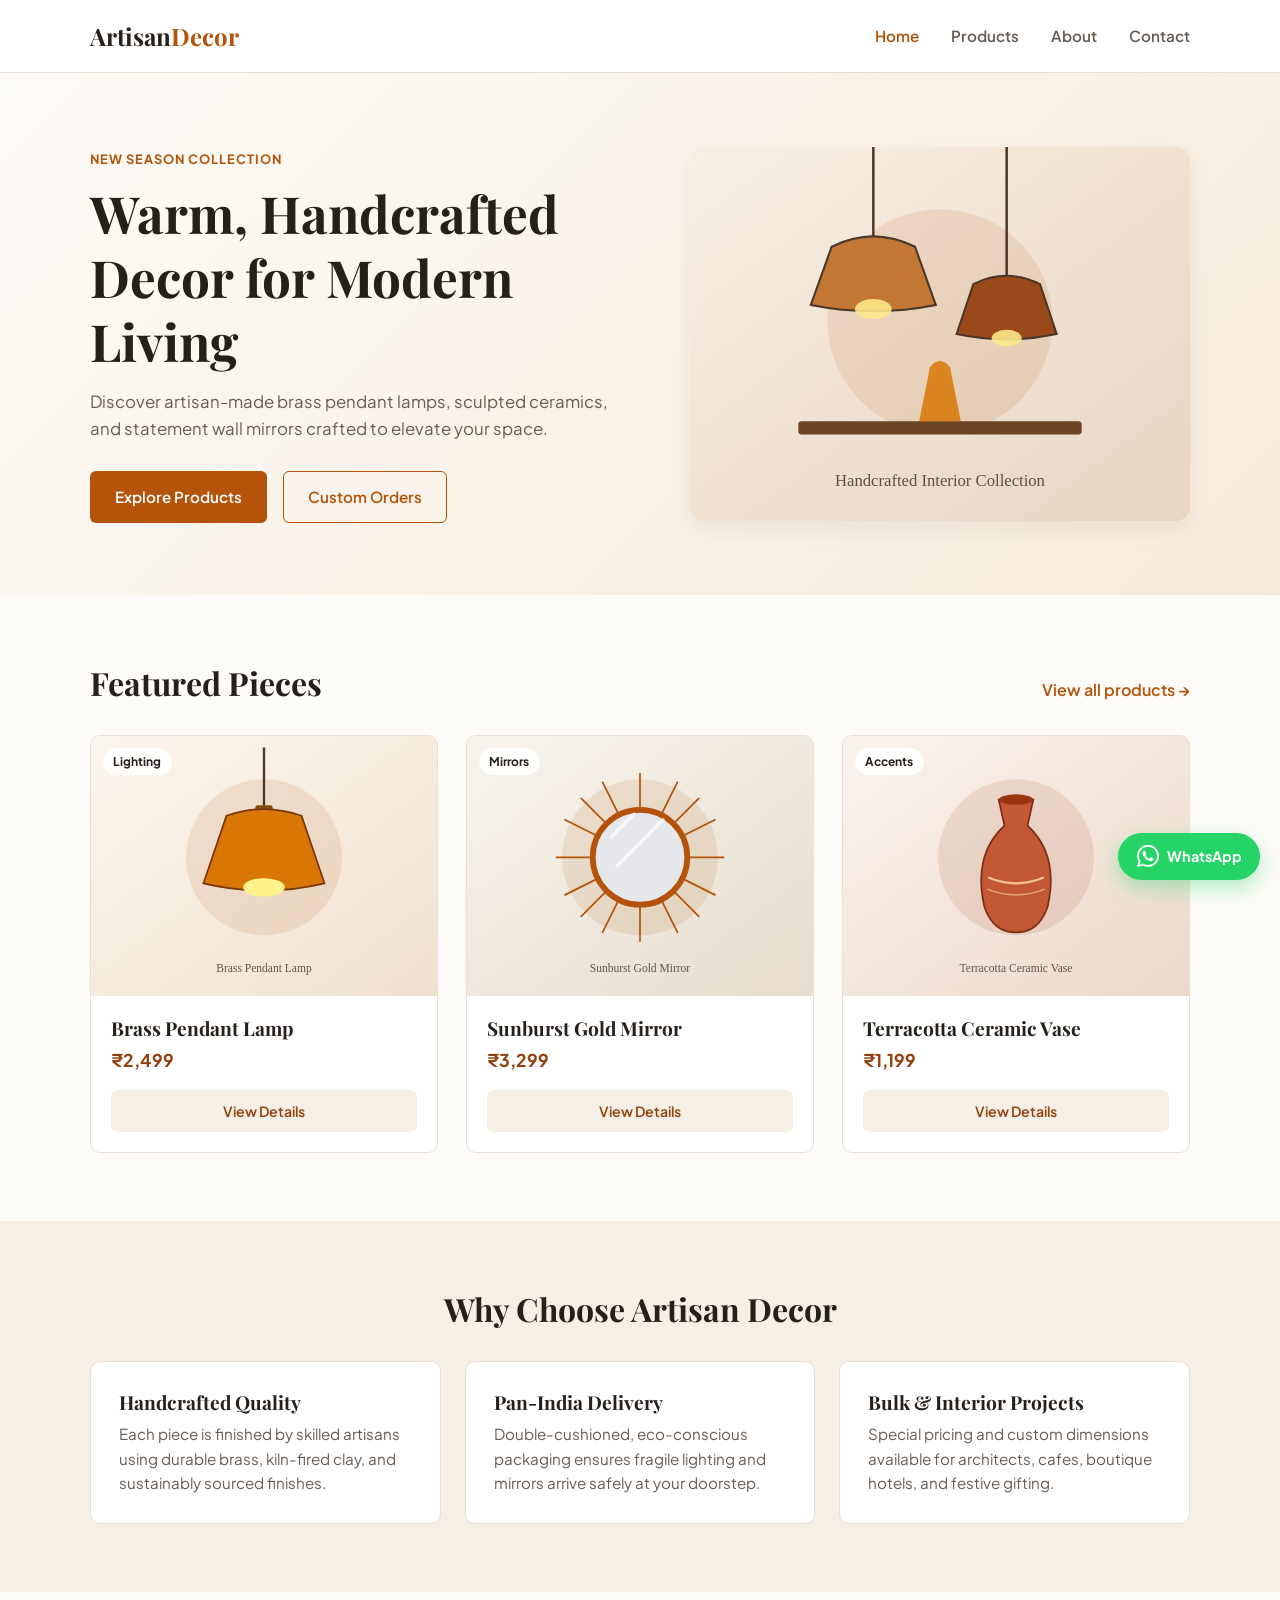
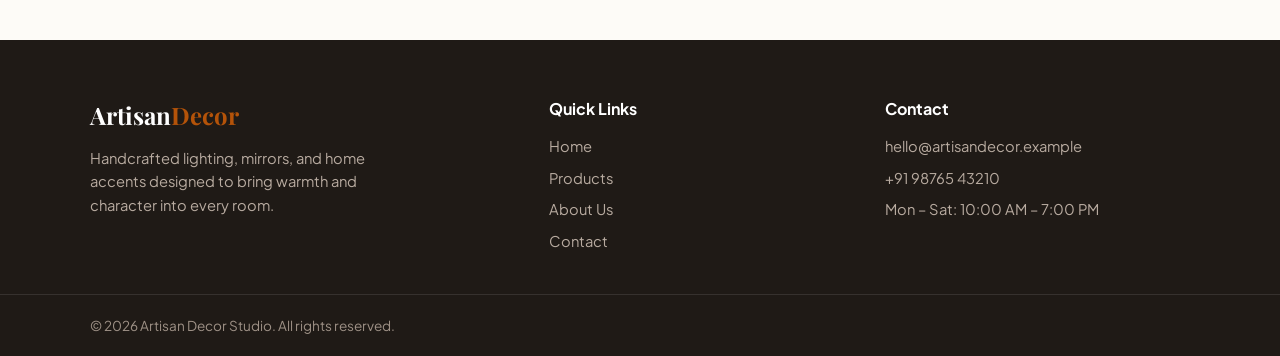
<file: index.html>
<!DOCTYPE html>
<html lang="en">
<head>
  <meta charset="UTF-8" />
  <meta name="viewport" content="width=device-width, initial-scale=1.0" />
  <meta name="description" content="Handcrafted home decor, brass lighting, wall art, mirrors, and festive accents." />
  <meta property="og:title" content="Artisan Decor Studio — Handcrafted Home Decor" />
  <meta property="og:description" content="Timeless handcrafted lighting, wall art, mirrors, and ceramic accents for warm living spaces." />
  <meta property="og:type" content="website" />
  <link rel="manifest" href="manifest.json" />
  <link rel="icon" type="image/png" sizes="192x192" href="images/icon-192.png" />
  <link rel="apple-touch-icon" href="images/icon-192.png" />
  <link rel="preconnect" href="https://fonts.googleapis.com" />
  <link rel="preconnect" href="https://fonts.gstatic.com" crossorigin />
  <link href="https://fonts.googleapis.com/css2?family=Playfair+Display:wght@600;700&family=Plus+Jakarta+Sans:wght@400;500;600;700&display=swap" rel="stylesheet" />
  <link rel="stylesheet" href="css/style.css" />
  <title>Artisan Decor Studio | Handcrafted Home Decor</title>
</head>
<body>
  <header class="site-header">
    <div class="container nav-container">
      <a href="index.html" class="logo">Artisan<span>Decor</span></a>
      <button class="menu-toggle" id="menu-toggle" aria-label="Toggle navigation" aria-expanded="false">
        <span></span><span></span><span></span>
      </button>
      <nav aria-label="Main navigation">
        <ul class="nav-links" id="nav-links">
          <li><a href="index.html" class="active">Home</a></li>
          <li><a href="products.html">Products</a></li>
          <li><a href="about.html">About</a></li>
          <li><a href="contact.html">Contact</a></li>
        </ul>
      </nav>
    </div>
  </header>

  <main>
    <section class="hero">
      <div class="container hero-grid">
        <div class="hero-content">
          <span class="eyebrow">New Season Collection</span>
          <h1>Warm, Handcrafted Decor for Modern Living</h1>
          <p>Discover artisan-made brass pendant lamps, sculpted ceramics, and statement wall mirrors crafted to elevate your space.</p>
          <div class="hero-actions">
            <a href="products.html" class="btn btn-primary">Explore Products</a>
            <a href="contact.html" class="btn btn-outline">Custom Orders</a>
          </div>
        </div>
        <div class="hero-media">
          <img src="images/hero-decor.svg" alt="Handcrafted interior lighting and decor collection" fetchpriority="high" />
        </div>
      </div>
    </section>

    <section class="section">
      <div class="container">
        <div class="section-header">
          <h2>Featured Pieces</h2>
          <a href="products.html" class="text-link">View all products &rarr;</a>
        </div>
        <div class="product-grid">
          <article class="product-card">
            <div class="product-img-wrap">
              <img src="images/brass-lamp.svg" alt="Brass Pendant Lamp" loading="lazy" />
              <span class="badge">Lighting</span>
            </div>
            <div class="product-body">
              <h3>Brass Pendant Lamp</h3>
              <p class="price">₹2,499</p>
              <a href="products.html#lighting" class="btn btn-sm">View Details</a>
            </div>
          </article>

          <article class="product-card">
            <div class="product-img-wrap">
              <img src="images/wall-mirror.svg" alt="Sunburst Gold Mirror" loading="lazy" />
              <span class="badge">Mirrors</span>
            </div>
            <div class="product-body">
              <h3>Sunburst Gold Mirror</h3>
              <p class="price">₹3,299</p>
              <a href="products.html#mirrors" class="btn btn-sm">View Details</a>
            </div>
          </article>

          <article class="product-card">
            <div class="product-img-wrap">
              <img src="images/ceramic-vase.svg" alt="Terracotta Ceramic Vase" loading="lazy" />
              <span class="badge">Accents</span>
            </div>
            <div class="product-body">
              <h3>Terracotta Ceramic Vase</h3>
              <p class="price">₹1,199</p>
              <a href="products.html#accents" class="btn btn-sm">View Details</a>
            </div>
          </article>
        </div>
      </div>
    </section>

    <section class="section section-tinted">
      <div class="container">
        <div class="section-header centered">
          <h2>Why Choose Artisan Decor</h2>
        </div>
        <div class="features-grid">
          <div class="feature-box">
            <h3>Handcrafted Quality</h3>
            <p>Each piece is finished by skilled artisans using durable brass, kiln-fired clay, and sustainably sourced finishes.</p>
          </div>
          <div class="feature-box">
            <h3>Pan-India Delivery</h3>
            <p>Double-cushioned, eco-conscious packaging ensures fragile lighting and mirrors arrive safely at your doorstep.</p>
          </div>
          <div class="feature-box">
            <h3>Bulk &amp; Interior Projects</h3>
            <p>Special pricing and custom dimensions available for architects, cafes, boutique hotels, and festive gifting.</p>
          </div>
        </div>
      </div>
    </section>
  </main>

  <footer class="site-footer">
    <div class="container footer-grid">
      <div>
        <a href="index.html" class="logo footer-logo">Artisan<span>Decor</span></a>
        <p class="footer-desc">Handcrafted lighting, mirrors, and home accents designed to bring warmth and character into every room.</p>
      </div>
      <div>
        <h4>Quick Links</h4>
        <ul class="footer-links">
          <li><a href="index.html">Home</a></li>
          <li><a href="products.html">Products</a></li>
          <li><a href="about.html">About Us</a></li>
          <li><a href="contact.html">Contact</a></li>
        </ul>
      </div>
      <div>
        <h4>Contact</h4>
        <ul class="footer-links">
          <li>hello@artisandecor.example</li>
          <li>+91 98765 43210</li>
          <li>Mon – Sat: 10:00 AM – 7:00 PM</li>
        </ul>
      </div>
    </div>
    <div class="footer-bottom">
      <div class="container">
        <p>&copy; <span id="year"></span> Artisan Decor Studio. All rights reserved.</p>
      </div>
    </div>
  </footer>

  <!-- Floating WhatsApp Business Chat Button -->
  <a
    href="https://wa.me/919876543210?text=Hi%2C%20I%20would%20like%20to%20inquire%20about%20your%20decor%20collection."
    class="whatsapp-float"
    target="_blank"
    rel="noopener noreferrer"
    aria-label="Chat on WhatsApp"
  >
    <svg width="22" height="22" viewBox="0 0 24 24" fill="currentColor" aria-hidden="true">
      <path d="M20.52 3.48A11.86 11.86 0 0 0 12.07 0C5.5 0 .16 5.34.16 11.91c0 2.1.55 4.15 1.59 5.95L0 24l6.33-1.66a11.87 11.87 0 0 0 5.74 1.46h.01c6.57 0 11.91-5.34 11.91-11.91 0-3.18-1.24-6.17-3.47-8.41zm-8.45 18.3h-.01a9.89 9.89 0 0 1-5.04-1.38l-.36-.21-3.76.99 1-3.66-.24-.38a9.87 9.87 0 0 1-1.51-5.24c0-5.46 4.44-9.9 9.91-9.9 2.65 0 5.14 1.03 7.01 2.9a9.84 9.84 0 0 1 2.9 7.01c0 5.46-4.44 9.87-9.9 9.87zm5.43-7.42c-.3-.15-1.76-.87-2.03-.97-.27-.1-.47-.15-.67.15-.2.3-.77.97-.94 1.17-.17.2-.35.22-.64.07-.3-.15-1.26-.46-2.4-1.48-.89-.79-1.49-1.77-1.66-2.07-.17-.3-.02-.46.13-.61.13-.13.3-.35.45-.52.15-.17.2-.3.3-.5.1-.2.05-.37-.02-.52-.08-.15-.67-1.61-.92-2.2-.24-.58-.49-.5-.67-.51h-.57c-.2 0-.52.07-.8.37-.27.3-1.04 1.02-1.04 2.48 0 1.46 1.07 2.88 1.22 3.08.15.2 2.1 3.21 5.09 4.5.71.31 1.27.49 1.7.63.71.23 1.36.2 1.88.12.57-.08 1.76-.72 2.01-1.41.25-.69.25-1.29.17-1.41-.07-.12-.27-.2-.57-.35z"/>
    </svg>
    <span>WhatsApp</span>
  </a>

  <script src="js/script.js"></script>
</body>
</html>
</file>
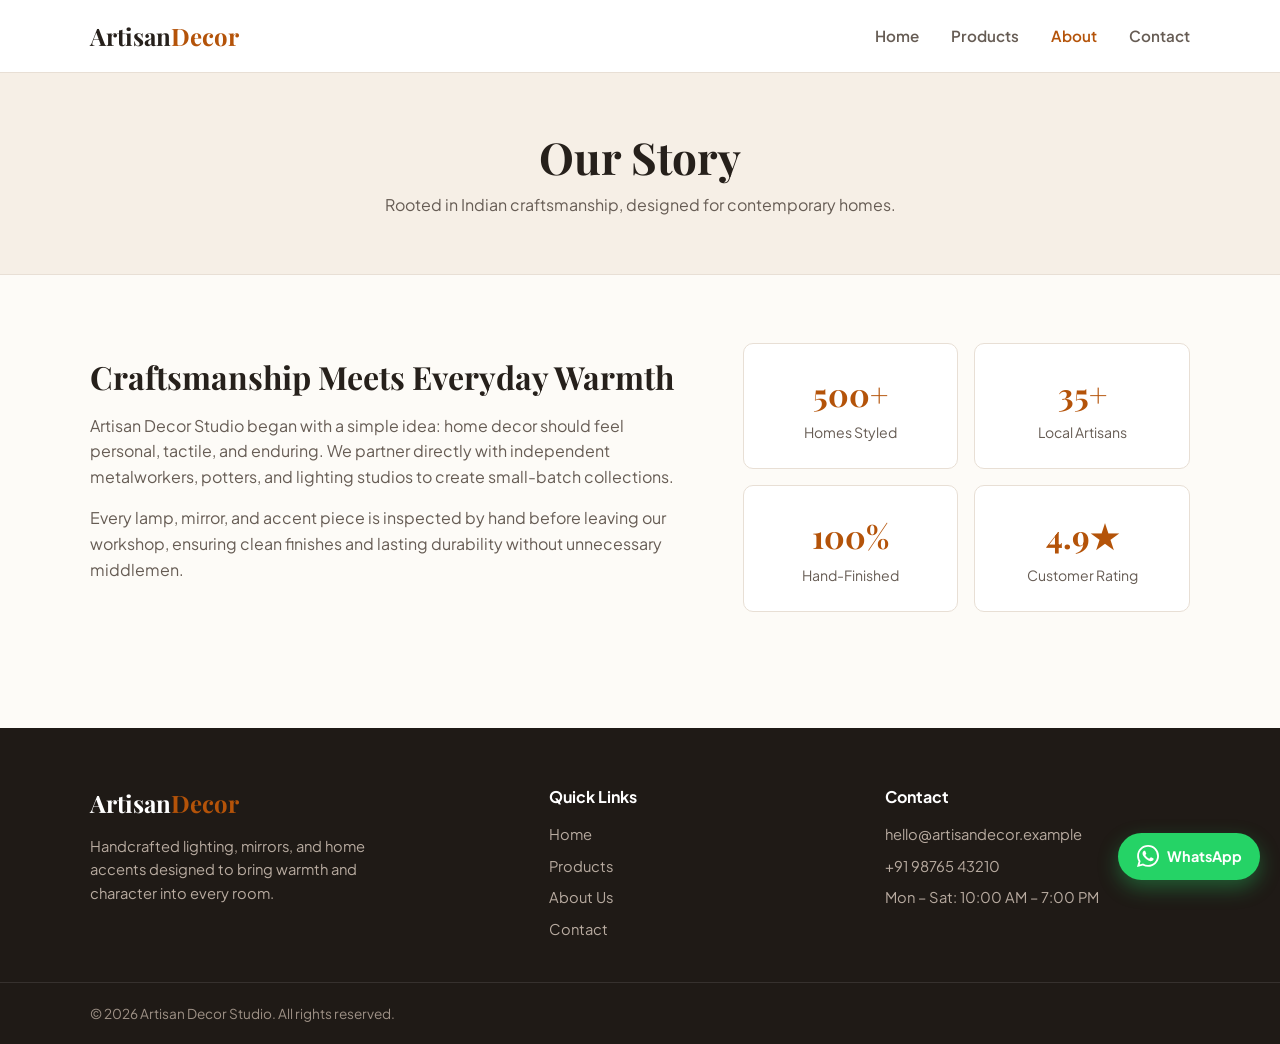
<file: about.html>
<!DOCTYPE html>
<html lang="en">
<head>
  <meta charset="UTF-8" />
  <meta name="viewport" content="width=device-width, initial-scale=1.0" />
  <meta name="description" content="Handcrafted home decor, brass lighting, wall art, mirrors, and festive accents." />
  <meta property="og:title" content="Artisan Decor Studio — Handcrafted Home Decor" />
  <meta property="og:description" content="Timeless handcrafted lighting, wall art, mirrors, and ceramic accents for warm living spaces." />
  <meta property="og:type" content="website" />
  <link rel="manifest" href="manifest.json" />
  <link rel="icon" type="image/png" sizes="192x192" href="images/icon-192.png" />
  <link rel="apple-touch-icon" href="images/icon-192.png" />
  <link rel="preconnect" href="https://fonts.googleapis.com" />
  <link rel="preconnect" href="https://fonts.gstatic.com" crossorigin />
  <link href="https://fonts.googleapis.com/css2?family=Playfair+Display:wght@600;700&family=Plus+Jakarta+Sans:wght@400;500;600;700&display=swap" rel="stylesheet" />
  <link rel="stylesheet" href="css/style.css" />
  <title>About Us | Artisan Decor Studio</title>
</head>
<body>
  <header class="site-header">
    <div class="container nav-container">
      <a href="index.html" class="logo">Artisan<span>Decor</span></a>
      <button class="menu-toggle" id="menu-toggle" aria-label="Toggle navigation" aria-expanded="false">
        <span></span><span></span><span></span>
      </button>
      <nav aria-label="Main navigation">
        <ul class="nav-links" id="nav-links">
          <li><a href="index.html">Home</a></li>
          <li><a href="products.html">Products</a></li>
          <li><a href="about.html" class="active">About</a></li>
          <li><a href="contact.html">Contact</a></li>
        </ul>
      </nav>
    </div>
  </header>

  <main>
    <section class="page-banner">
      <div class="container">
        <h1>Our Story</h1>
        <p>Rooted in Indian craftsmanship, designed for contemporary homes.</p>
      </div>
    </section>

    <section class="section">
      <div class="container about-grid">
        <div>
          <h2>Craftsmanship Meets Everyday Warmth</h2>
          <p>Artisan Decor Studio began with a simple idea: home decor should feel personal, tactile, and enduring. We partner directly with independent metalworkers, potters, and lighting studios to create small-batch collections.</p>
          <p>Every lamp, mirror, and accent piece is inspected by hand before leaving our workshop, ensuring clean finishes and lasting durability without unnecessary middlemen.</p>
        </div>
        <div class="stats-grid">
          <div class="stat-card">
            <strong>500+</strong>
            <span>Homes Styled</span>
          </div>
          <div class="stat-card">
            <strong>35+</strong>
            <span>Local Artisans</span>
          </div>
          <div class="stat-card">
            <strong>100%</strong>
            <span>Hand-Finished</span>
          </div>
          <div class="stat-card">
            <strong>4.9★</strong>
            <span>Customer Rating</span>
          </div>
        </div>
      </div>
    </section>
  </main>

  <footer class="site-footer">
    <div class="container footer-grid">
      <div>
        <a href="index.html" class="logo footer-logo">Artisan<span>Decor</span></a>
        <p class="footer-desc">Handcrafted lighting, mirrors, and home accents designed to bring warmth and character into every room.</p>
      </div>
      <div>
        <h4>Quick Links</h4>
        <ul class="footer-links">
          <li><a href="index.html">Home</a></li>
          <li><a href="products.html">Products</a></li>
          <li><a href="about.html">About Us</a></li>
          <li><a href="contact.html">Contact</a></li>
        </ul>
      </div>
      <div>
        <h4>Contact</h4>
        <ul class="footer-links">
          <li>hello@artisandecor.example</li>
          <li>+91 98765 43210</li>
          <li>Mon – Sat: 10:00 AM – 7:00 PM</li>
        </ul>
      </div>
    </div>
    <div class="footer-bottom">
      <div class="container">
        <p>&copy; <span id="year"></span> Artisan Decor Studio. All rights reserved.</p>
      </div>
    </div>
  </footer>

  <!-- Floating WhatsApp Business Chat Button -->
  <a
    href="https://wa.me/919876543210?text=Hi%2C%20I%20would%20like%20to%20inquire%20about%20your%20decor%20collection."
    class="whatsapp-float"
    target="_blank"
    rel="noopener noreferrer"
    aria-label="Chat on WhatsApp"
  >
    <svg width="22" height="22" viewBox="0 0 24 24" fill="currentColor" aria-hidden="true">
      <path d="M20.52 3.48A11.86 11.86 0 0 0 12.07 0C5.5 0 .16 5.34.16 11.91c0 2.1.55 4.15 1.59 5.95L0 24l6.33-1.66a11.87 11.87 0 0 0 5.74 1.46h.01c6.57 0 11.91-5.34 11.91-11.91 0-3.18-1.24-6.17-3.47-8.41zm-8.45 18.3h-.01a9.89 9.89 0 0 1-5.04-1.38l-.36-.21-3.76.99 1-3.66-.24-.38a9.87 9.87 0 0 1-1.51-5.24c0-5.46 4.44-9.9 9.91-9.9 2.65 0 5.14 1.03 7.01 2.9a9.84 9.84 0 0 1 2.9 7.01c0 5.46-4.44 9.87-9.9 9.87zm5.43-7.42c-.3-.15-1.76-.87-2.03-.97-.27-.1-.47-.15-.67.15-.2.3-.77.97-.94 1.17-.17.2-.35.22-.64.07-.3-.15-1.26-.46-2.4-1.48-.89-.79-1.49-1.77-1.66-2.07-.17-.3-.02-.46.13-.61.13-.13.3-.35.45-.52.15-.17.2-.3.3-.5.1-.2.05-.37-.02-.52-.08-.15-.67-1.61-.92-2.2-.24-.58-.49-.5-.67-.51h-.57c-.2 0-.52.07-.8.37-.27.3-1.04 1.02-1.04 2.48 0 1.46 1.07 2.88 1.22 3.08.15.2 2.1 3.21 5.09 4.5.71.31 1.27.49 1.7.63.71.23 1.36.2 1.88.12.57-.08 1.76-.72 2.01-1.41.25-.69.25-1.29.17-1.41-.07-.12-.27-.2-.57-.35z"/>
    </svg>
    <span>WhatsApp</span>
  </a>

  <script src="js/script.js"></script>
</body>
</html>
</file>
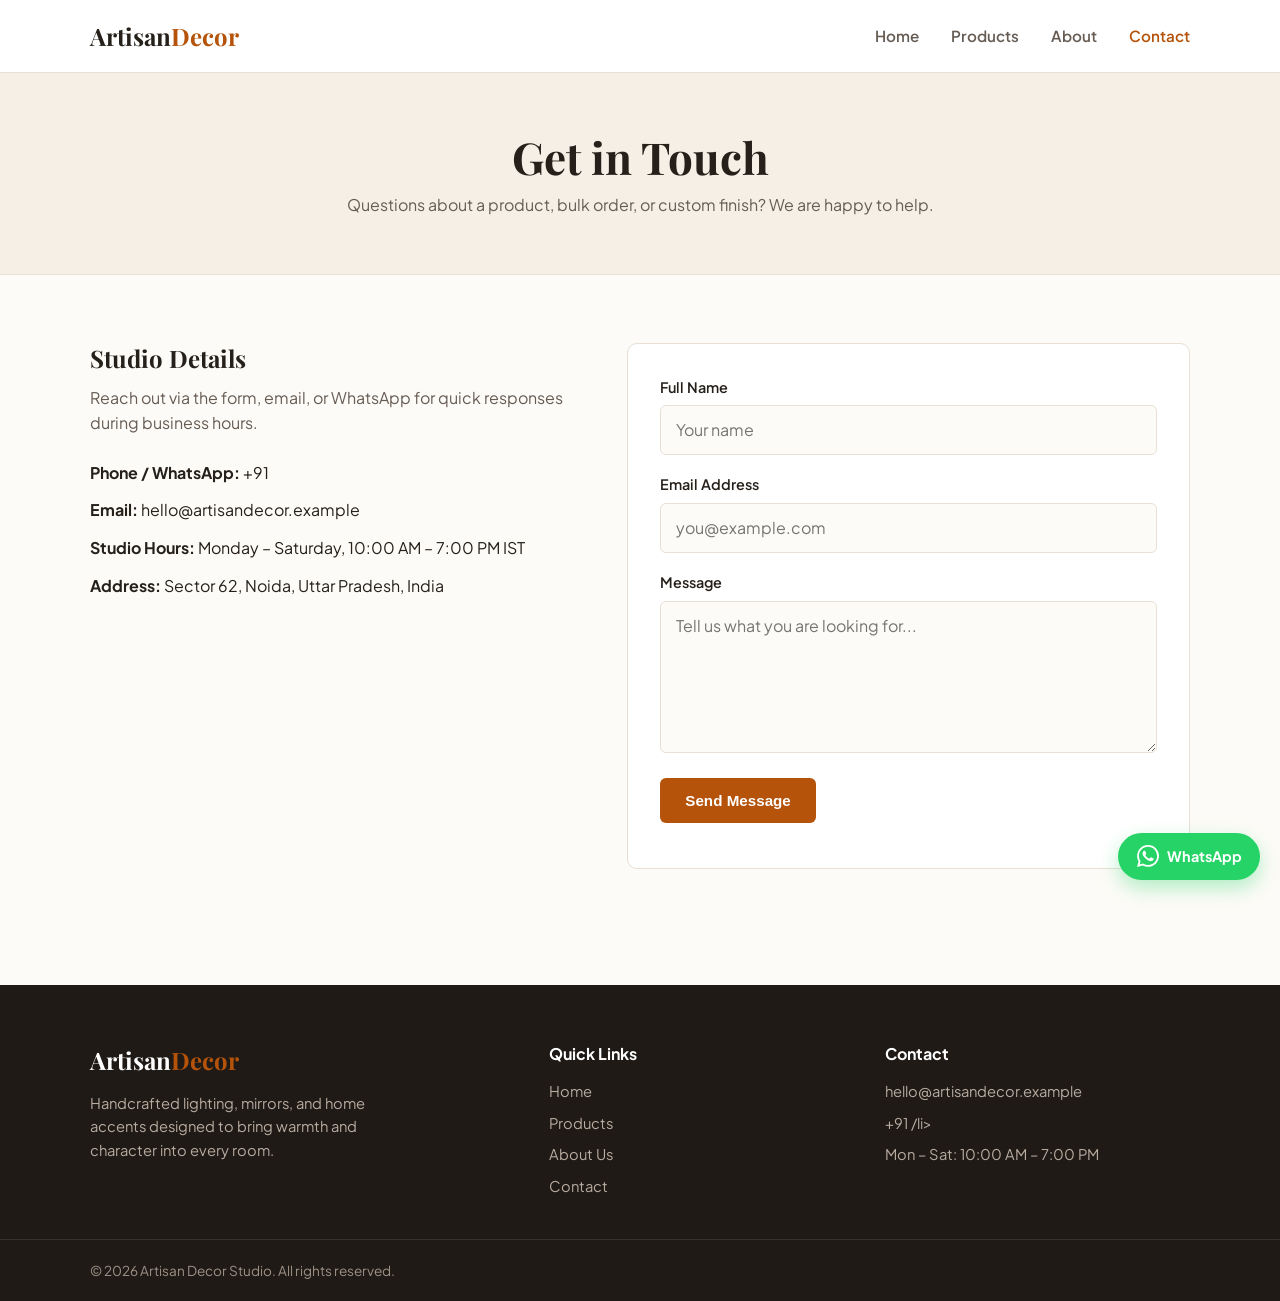
<file: contact.html>
<!DOCTYPE html>
<html lang="en">
<head>
  <meta charset="UTF-8" />
  <meta name="viewport" content="width=device-width, initial-scale=1.0" />
  <meta name="description" content="Handcrafted home decor, brass lighting, wall art, mirrors, and festive accents." />
  <meta property="og:title" content="Artisan Decor Studio — Handcrafted Home Decor" />
  <meta property="og:description" content="Timeless handcrafted lighting, wall art, mirrors, and ceramic accents for warm living spaces." />
  <meta property="og:type" content="website" />
  <link rel="manifest" href="manifest.json" />
  <link rel="icon" type="image/png" sizes="192x192" href="images/icon-192.png" />
  <link rel="apple-touch-icon" href="images/icon-192.png" />
  <link rel="preconnect" href="https://fonts.googleapis.com" />
  <link rel="preconnect" href="https://fonts.gstatic.com" crossorigin />
  <link href="https://fonts.googleapis.com/css2?family=Playfair+Display:wght@600;700&family=Plus+Jakarta+Sans:wght@400;500;600;700&display=swap" rel="stylesheet" />
  <link rel="stylesheet" href="css/style.css" />
  <title>Contact | Artisan Decor Studio</title>
</head>
<body>
  <header class="site-header">
    <div class="container nav-container">
      <a href="index.html" class="logo">Artisan<span>Decor</span></a>
      <button class="menu-toggle" id="menu-toggle" aria-label="Toggle navigation" aria-expanded="false">
        <span></span><span></span><span></span>
      </button>
      <nav aria-label="Main navigation">
        <ul class="nav-links" id="nav-links">
          <li><a href="index.html">Home</a></li>
          <li><a href="products.html">Products</a></li>
          <li><a href="about.html">About</a></li>
          <li><a href="contact.html" class="active">Contact</a></li>
        </ul>
      </nav>
    </div>
  </header>

  <main>
    <section class="page-banner">
      <div class="container">
        <h1>Get in Touch</h1>
        <p>Questions about a product, bulk order, or custom finish? We are happy to help.</p>
      </div>
    </section>

    <section class="section">
      <div class="container contact-grid">
        <div class="contact-info">
          <h2>Studio Details</h2>
          <p>Reach out via the form, email, or WhatsApp for quick responses during business hours.</p>
          <ul class="contact-list">
            <li><strong>Phone / WhatsApp:</strong> +91 </li>
            <li><strong>Email:</strong> hello@artisandecor.example</li>
            <li><strong>Studio Hours:</strong> Monday – Saturday, 10:00 AM – 7:00 PM IST</li>
            <li><strong>Address:</strong> Sector 62, Noida, Uttar Pradesh, India</li>
          </ul>
        </div>

        <form class="contact-form" id="contact-form" novalidate>
          <div class="form-group">
            <label for="name">Full Name</label>
            <input type="text" id="name" name="name" required placeholder="Your name" />
          </div>
          <div class="form-group">
            <label for="email">Email Address</label>
            <input type="email" id="email" name="email" required placeholder="you@example.com" />
          </div>
          <div class="form-group">
            <label for="message">Message</label>
            <textarea id="message" name="message" rows="5" required placeholder="Tell us what you are looking for..."></textarea>
          </div>
          <button type="submit" class="btn btn-primary">Send Message</button>
          <p id="form-status" class="form-status" role="status" aria-live="polite"></p>
        </form>
      </div>
    </section>
  </main>

  <footer class="site-footer">
    <div class="container footer-grid">
      <div>
        <a href="index.html" class="logo footer-logo">Artisan<span>Decor</span></a>
        <p class="footer-desc">Handcrafted lighting, mirrors, and home accents designed to bring warmth and character into every room.</p>
      </div>
      <div>
        <h4>Quick Links</h4>
        <ul class="footer-links">
          <li><a href="index.html">Home</a></li>
          <li><a href="products.html">Products</a></li>
          <li><a href="about.html">About Us</a></li>
          <li><a href="contact.html">Contact</a></li>
        </ul>
      </div>
      <div>
        <h4>Contact</h4>
        <ul class="footer-links">
          <li>hello@artisandecor.example</li>
          <li>+91 /li>
          <li>Mon – Sat: 10:00 AM – 7:00 PM</li>
        </ul>
      </div>
    </div>
    <div class="footer-bottom">
      <div class="container">
        <p>&copy; <span id="year"></span> Artisan Decor Studio. All rights reserved.</p>
      </div>
    </div>
  </footer>

  <!-- Floating WhatsApp Business Chat Button -->
  <a
    href="https://wa.me/919876543210?text=Hi%2C%20I%20would%20like%20to%20inquire%20about%20your%20decor%20collection."
    class="whatsapp-float"
    target="_blank"
    rel="noopener noreferrer"
    aria-label="Chat on WhatsApp"
  >
    <svg width="22" height="22" viewBox="0 0 24 24" fill="currentColor" aria-hidden="true">
      <path d="M20.52 3.48A11.86 11.86 0 0 0 12.07 0C5.5 0 .16 5.34.16 11.91c0 2.1.55 4.15 1.59 5.95L0 24l6.33-1.66a11.87 11.87 0 0 0 5.74 1.46h.01c6.57 0 11.91-5.34 11.91-11.91 0-3.18-1.24-6.17-3.47-8.41zm-8.45 18.3h-.01a9.89 9.89 0 0 1-5.04-1.38l-.36-.21-3.76.99 1-3.66-.24-.38a9.87 9.87 0 0 1-1.51-5.24c0-5.46 4.44-9.9 9.91-9.9 2.65 0 5.14 1.03 7.01 2.9a9.84 9.84 0 0 1 2.9 7.01c0 5.46-4.44 9.87-9.9 9.87zm5.43-7.42c-.3-.15-1.76-.87-2.03-.97-.27-.1-.47-.15-.67.15-.2.3-.77.97-.94 1.17-.17.2-.35.22-.64.07-.3-.15-1.26-.46-2.4-1.48-.89-.79-1.49-1.77-1.66-2.07-.17-.3-.02-.46.13-.61.13-.13.3-.35.45-.52.15-.17.2-.3.3-.5.1-.2.05-.37-.02-.52-.08-.15-.67-1.61-.92-2.2-.24-.58-.49-.5-.67-.51h-.57c-.2 0-.52.07-.8.37-.27.3-1.04 1.02-1.04 2.48 0 1.46 1.07 2.88 1.22 3.08.15.2 2.1 3.21 5.09 4.5.71.31 1.27.49 1.7.63.71.23 1.36.2 1.88.12.57-.08 1.76-.72 2.01-1.41.25-.69.25-1.29.17-1.41-.07-.12-.27-.2-.57-.35z"/>
    </svg>
    <span>WhatsApp</span>
  </a>

  <script src="js/script.js"></script>
</body>
</html>
</file>
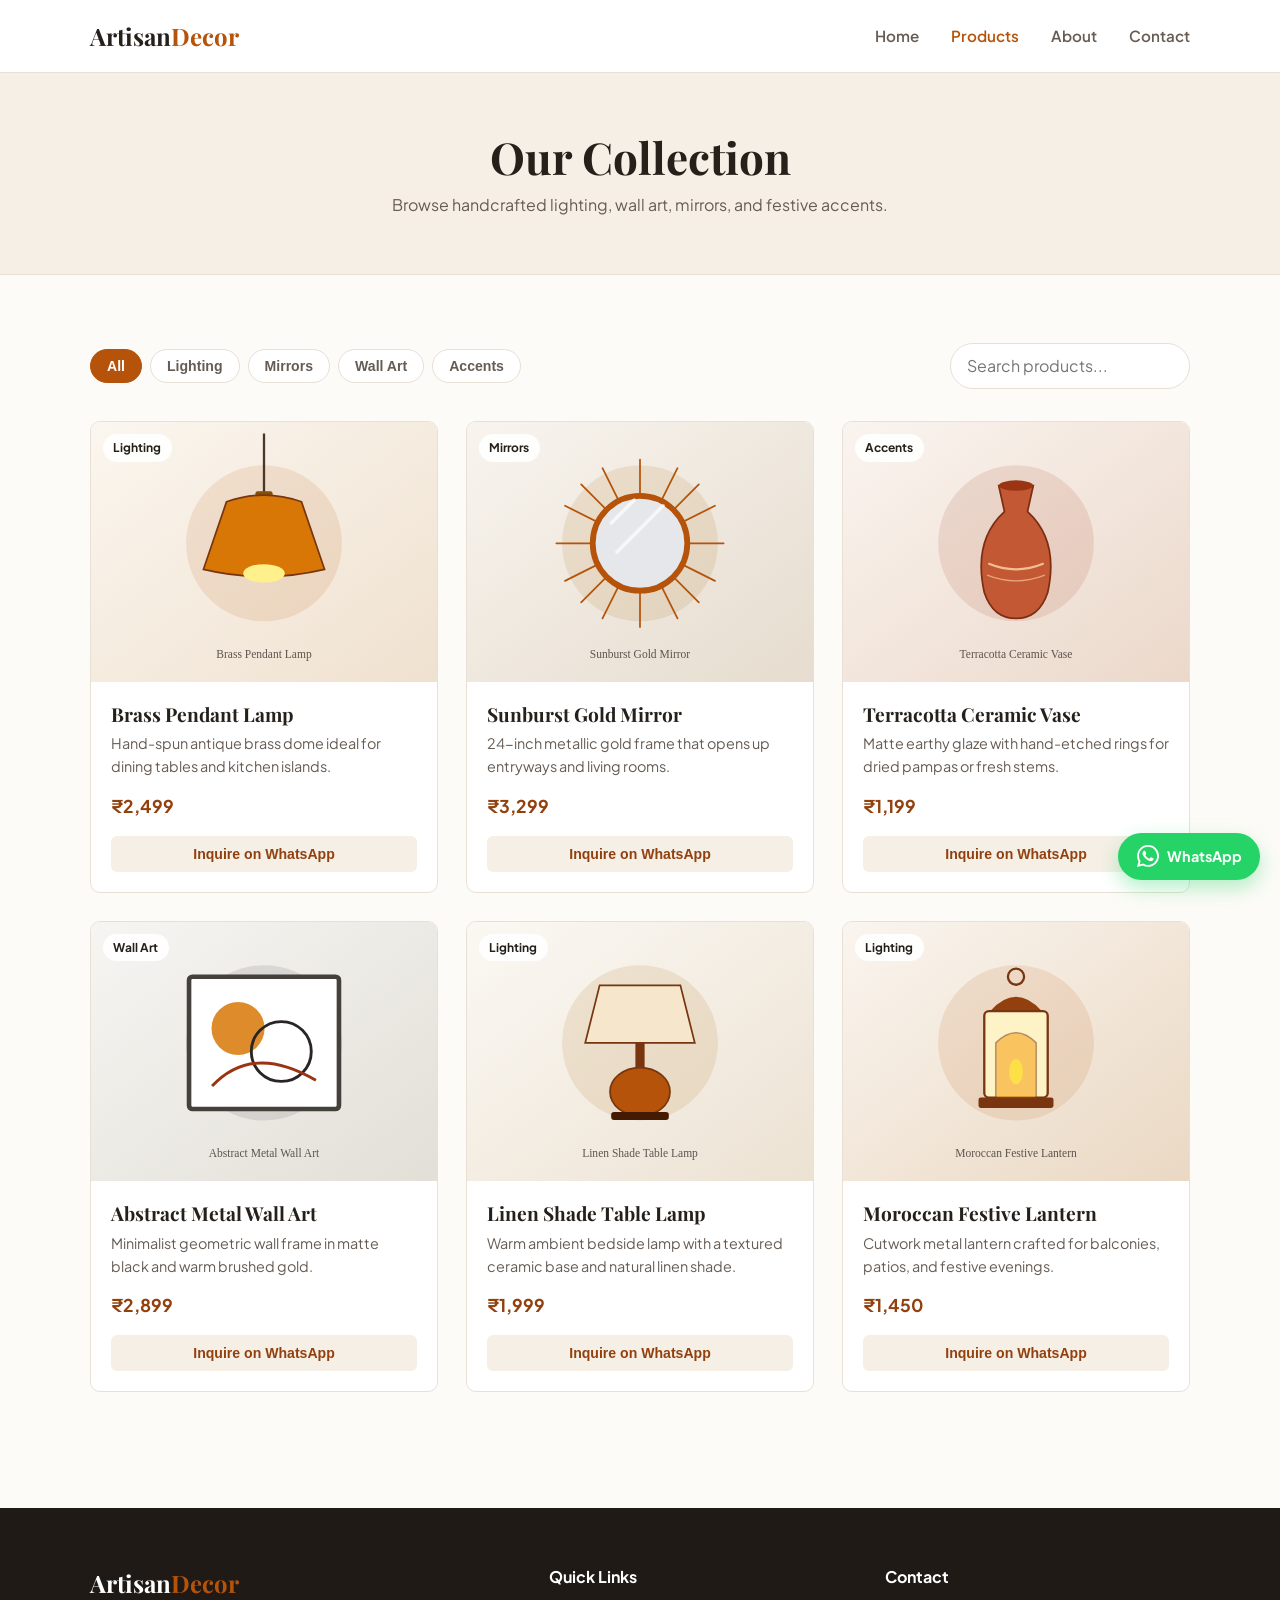
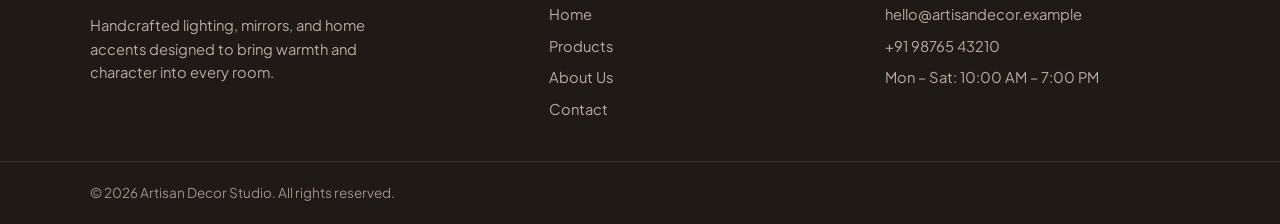
<file: products.html>
<!DOCTYPE html>
<html lang="en">
<head>
  <meta charset="UTF-8" />
  <meta name="viewport" content="width=device-width, initial-scale=1.0" />
  <meta name="description" content="Handcrafted home decor, brass lighting, wall art, mirrors, and festive accents." />
  <meta property="og:title" content="Artisan Decor Studio — Handcrafted Home Decor" />
  <meta property="og:description" content="Timeless handcrafted lighting, wall art, mirrors, and ceramic accents for warm living spaces." />
  <meta property="og:type" content="website" />
  <link rel="manifest" href="manifest.json" />
  <link rel="icon" type="image/png" sizes="192x192" href="images/icon-192.png" />
  <link rel="apple-touch-icon" href="images/icon-192.png" />
  <link rel="preconnect" href="https://fonts.googleapis.com" />
  <link rel="preconnect" href="https://fonts.gstatic.com" crossorigin />
  <link href="https://fonts.googleapis.com/css2?family=Playfair+Display:wght@600;700&family=Plus+Jakarta+Sans:wght@400;500;600;700&display=swap" rel="stylesheet" />
  <link rel="stylesheet" href="css/style.css" />
  <title>Products | Artisan Decor Studio</title>
</head>
<body>
  <header class="site-header">
    <div class="container nav-container">
      <a href="index.html" class="logo">Artisan<span>Decor</span></a>
      <button class="menu-toggle" id="menu-toggle" aria-label="Toggle navigation" aria-expanded="false">
        <span></span><span></span><span></span>
      </button>
      <nav aria-label="Main navigation">
        <ul class="nav-links" id="nav-links">
          <li><a href="index.html">Home</a></li>
          <li><a href="products.html" class="active">Products</a></li>
          <li><a href="about.html">About</a></li>
          <li><a href="contact.html">Contact</a></li>
        </ul>
      </nav>
    </div>
  </header>

  <main>
    <section class="page-banner">
      <div class="container">
        <h1>Our Collection</h1>
        <p>Browse handcrafted lighting, wall art, mirrors, and festive accents.</p>
      </div>
    </section>

    <section class="section">
      <div class="container">
        <div class="catalog-controls">
          <div class="filter-bar" role="group" aria-label="Filter products by category">
            <button class="filter-btn active" data-category="all">All</button>
            <button class="filter-btn" data-category="lighting">Lighting</button>
            <button class="filter-btn" data-category="mirrors">Mirrors</button>
            <button class="filter-btn" data-category="wall-art">Wall Art</button>
            <button class="filter-btn" data-category="accents">Accents</button>
          </div>
          <input
            type="search"
            id="product-search"
            class="search-input"
            placeholder="Search products..."
            aria-label="Search products"
          />
        </div>

        <div class="product-grid" id="product-grid">
          <article class="product-card" data-category="lighting" data-name="Brass Pendant Lamp">
            <div class="product-img-wrap">
              <img src="images/brass-lamp.svg" alt="Brass Pendant Lamp" />
              <span class="badge">Lighting</span>
            </div>
            <div class="product-body">
              <h3>Brass Pendant Lamp</h3>
              <p class="product-desc">Hand-spun antique brass dome ideal for dining tables and kitchen islands.</p>
              <p class="price">₹2,499</p>
              <button class="btn btn-sm inquire-btn" data-product="Brass Pendant Lamp">Inquire on WhatsApp</button>
            </div>
          </article>

          <article class="product-card" data-category="mirrors" data-name="Sunburst Gold Mirror">
            <div class="product-img-wrap">
              <img src="images/wall-mirror.svg" alt="Sunburst Gold Mirror" />
              <span class="badge">Mirrors</span>
            </div>
            <div class="product-body">
              <h3>Sunburst Gold Mirror</h3>
              <p class="product-desc">24-inch metallic gold frame that opens up entryways and living rooms.</p>
              <p class="price">₹3,299</p>
              <button class="btn btn-sm inquire-btn" data-product="Sunburst Gold Mirror">Inquire on WhatsApp</button>
            </div>
          </article>

          <article class="product-card" data-category="accents" data-name="Terracotta Ceramic Vase">
            <div class="product-img-wrap">
              <img src="images/ceramic-vase.svg" alt="Terracotta Ceramic Vase" />
              <span class="badge">Accents</span>
            </div>
            <div class="product-body">
              <h3>Terracotta Ceramic Vase</h3>
              <p class="product-desc">Matte earthy glaze with hand-etched rings for dried pampas or fresh stems.</p>
              <p class="price">₹1,199</p>
              <button class="btn btn-sm inquire-btn" data-product="Terracotta Ceramic Vase">Inquire on WhatsApp</button>
            </div>
          </article>

          <article class="product-card" data-category="wall-art" data-name="Abstract Metal Wall Art">
            <div class="product-img-wrap">
              <img src="images/wall-art.svg" alt="Abstract Metal Wall Art" />
              <span class="badge">Wall Art</span>
            </div>
            <div class="product-body">
              <h3>Abstract Metal Wall Art</h3>
              <p class="product-desc">Minimalist geometric wall frame in matte black and warm brushed gold.</p>
              <p class="price">₹2,899</p>
              <button class="btn btn-sm inquire-btn" data-product="Abstract Metal Wall Art">Inquire on WhatsApp</button>
            </div>
          </article>

          <article class="product-card" data-category="lighting" data-name="Linen Shade Table Lamp">
            <div class="product-img-wrap">
              <img src="images/table-lamp.svg" alt="Linen Shade Table Lamp" />
              <span class="badge">Lighting</span>
            </div>
            <div class="product-body">
              <h3>Linen Shade Table Lamp</h3>
              <p class="product-desc">Warm ambient bedside lamp with a textured ceramic base and natural linen shade.</p>
              <p class="price">₹1,999</p>
              <button class="btn btn-sm inquire-btn" data-product="Linen Shade Table Lamp">Inquire on WhatsApp</button>
            </div>
          </article>

          <article class="product-card" data-category="lighting" data-name="Moroccan Festive Lantern">
            <div class="product-img-wrap">
              <img src="images/festive-lantern.svg" alt="Moroccan Festive Lantern" />
              <span class="badge">Lighting</span>
            </div>
            <div class="product-body">
              <h3>Moroccan Festive Lantern</h3>
              <p class="product-desc">Cutwork metal lantern crafted for balconies, patios, and festive evenings.</p>
              <p class="price">₹1,450</p>
              <button class="btn btn-sm inquire-btn" data-product="Moroccan Festive Lantern">Inquire on WhatsApp</button>
            </div>
          </article>
        </div>

        <p id="empty-state" class="empty-state" hidden>No products match your search. Try another keyword or category.</p>
      </div>
    </section>
  </main>

  <footer class="site-footer">
    <div class="container footer-grid">
      <div>
        <a href="index.html" class="logo footer-logo">Artisan<span>Decor</span></a>
        <p class="footer-desc">Handcrafted lighting, mirrors, and home accents designed to bring warmth and character into every room.</p>
      </div>
      <div>
        <h4>Quick Links</h4>
        <ul class="footer-links">
          <li><a href="index.html">Home</a></li>
          <li><a href="products.html">Products</a></li>
          <li><a href="about.html">About Us</a></li>
          <li><a href="contact.html">Contact</a></li>
        </ul>
      </div>
      <div>
        <h4>Contact</h4>
        <ul class="footer-links">
          <li>hello@artisandecor.example</li>
          <li>+91 98765 43210</li>
          <li>Mon – Sat: 10:00 AM – 7:00 PM</li>
        </ul>
      </div>
    </div>
    <div class="footer-bottom">
      <div class="container">
        <p>&copy; <span id="year"></span> Artisan Decor Studio. All rights reserved.</p>
      </div>
    </div>
  </footer>

  <!-- Floating WhatsApp Business Chat Button -->
  <a
    href="https://wa.me/919876543210?text=Hi%2C%20I%20would%20like%20to%20inquire%20about%20your%20decor%20collection."
    class="whatsapp-float"
    target="_blank"
    rel="noopener noreferrer"
    aria-label="Chat on WhatsApp"
  >
    <svg width="22" height="22" viewBox="0 0 24 24" fill="currentColor" aria-hidden="true">
      <path d="M20.52 3.48A11.86 11.86 0 0 0 12.07 0C5.5 0 .16 5.34.16 11.91c0 2.1.55 4.15 1.59 5.95L0 24l6.33-1.66a11.87 11.87 0 0 0 5.74 1.46h.01c6.57 0 11.91-5.34 11.91-11.91 0-3.18-1.24-6.17-3.47-8.41zm-8.45 18.3h-.01a9.89 9.89 0 0 1-5.04-1.38l-.36-.21-3.76.99 1-3.66-.24-.38a9.87 9.87 0 0 1-1.51-5.24c0-5.46 4.44-9.9 9.91-9.9 2.65 0 5.14 1.03 7.01 2.9a9.84 9.84 0 0 1 2.9 7.01c0 5.46-4.44 9.87-9.9 9.87zm5.43-7.42c-.3-.15-1.76-.87-2.03-.97-.27-.1-.47-.15-.67.15-.2.3-.77.97-.94 1.17-.17.2-.35.22-.64.07-.3-.15-1.26-.46-2.4-1.48-.89-.79-1.49-1.77-1.66-2.07-.17-.3-.02-.46.13-.61.13-.13.3-.35.45-.52.15-.17.2-.3.3-.5.1-.2.05-.37-.02-.52-.08-.15-.67-1.61-.92-2.2-.24-.58-.49-.5-.67-.51h-.57c-.2 0-.52.07-.8.37-.27.3-1.04 1.02-1.04 2.48 0 1.46 1.07 2.88 1.22 3.08.15.2 2.1 3.21 5.09 4.5.71.31 1.27.49 1.7.63.71.23 1.36.2 1.88.12.57-.08 1.76-.72 2.01-1.41.25-.69.25-1.29.17-1.41-.07-.12-.27-.2-.57-.35z"/>
    </svg>
    <span>WhatsApp</span>
  </a>

  <script src="js/script.js"></script>
</body>
</html>
</file>
<file: css/style.css>
:root {
  --bg: #fdfbf7;
  --surface: #ffffff;
  --surface-tint: #f6efe6;
  --text: #26201b;
  --muted: #665c54;
  --accent: #b45309;
  --accent-dark: #92400e;
  --border: #e8dfd5;
  --radius: 10px;
  --shadow: 0 8px 24px rgba(38, 32, 27, 0.06);
}

*, *::before, *::after {
  box-sizing: border-box;
  margin: 0;
  padding: 0;
}

body {
  font-family: 'Plus Jakarta Sans', -apple-system, BlinkMacSystemFont, sans-serif;
  background: var(--bg);
  color: var(--text);
  line-height: 1.6;
}

h1, h2, h3 {
  font-family: 'Playfair Display', Georgia, serif;
  line-height: 1.25;
}

img {
  max-width: 100%;
  display: block;
}

a {
  color: inherit;
}

.container {
  max-width: 1140px;
  margin: 0 auto;
  padding: 0 1.25rem;
}

/* Header & Navigation */
.site-header {
  position: sticky;
  top: 0;
  z-index: 100;
  background: rgba(255, 255, 255, 0.94);
  backdrop-filter: blur(8px);
  border-bottom: 1px solid var(--border);
}

.nav-container {
  display: flex;
  align-items: center;
  justify-content: space-between;
  height: 72px;
}

.logo {
  font-family: 'Playfair Display', Georgia, serif;
  font-size: 1.5rem;
  font-weight: 700;
  text-decoration: none;
  color: var(--text);
}

.logo span {
  color: var(--accent);
}

.nav-links {
  display: flex;
  list-style: none;
  gap: 2rem;
}

.nav-links a {
  text-decoration: none;
  font-weight: 600;
  font-size: 0.95rem;
  color: var(--muted);
  transition: color 0.2s ease;
}

.nav-links a:hover,
.nav-links a.active {
  color: var(--accent);
}

.menu-toggle {
  display: none;
  flex-direction: column;
  gap: 5px;
  background: none;
  border: none;
  cursor: pointer;
  padding: 6px;
}

.menu-toggle span {
  width: 24px;
  height: 2.5px;
  background: var(--text);
  border-radius: 2px;
}

/* Buttons */
.btn {
  display: inline-block;
  padding: 0.8rem 1.5rem;
  border-radius: 6px;
  font-weight: 600;
  font-size: 0.95rem;
  text-decoration: none;
  cursor: pointer;
  border: 1.5px solid transparent;
  transition: background 0.2s ease, color 0.2s ease, border-color 0.2s ease;
}

.btn-primary {
  background: var(--accent);
  color: #fff;
}

.btn-primary:hover {
  background: var(--accent-dark);
}

.btn-outline {
  border-color: var(--accent);
  color: var(--accent);
  background: transparent;
}

.btn-outline:hover {
  background: var(--accent);
  color: #fff;
}

.btn-sm {
  padding: 0.55rem 1rem;
  font-size: 0.88rem;
  background: var(--surface-tint);
  color: var(--accent-dark);
  width: 100%;
  text-align: center;
}

.btn-sm:hover {
  background: var(--accent);
  color: #fff;
}

/* Hero */
.hero {
  padding: 4.5rem 0;
  background: linear-gradient(135deg, #fdfbf7 0%, #f5eadc 100%);
}

.hero-grid {
  display: grid;
  grid-template-columns: 1.05fr 0.95fr;
  align-items: center;
  gap: 3rem;
}

.eyebrow {
  display: inline-block;
  font-size: 0.8rem;
  font-weight: 700;
  text-transform: uppercase;
  letter-spacing: 0.08em;
  color: var(--accent);
  margin-bottom: 0.75rem;
}

.hero h1 {
  font-size: clamp(2.1rem, 4vw, 3.2rem);
  margin-bottom: 1rem;
}

.hero p {
  color: var(--muted);
  font-size: 1.05rem;
  margin-bottom: 1.75rem;
  max-width: 520px;
}

.hero-actions {
  display: flex;
  flex-wrap: wrap;
  gap: 1rem;
}

.hero-media img {
  border-radius: 14px;
  box-shadow: var(--shadow);
  width: 100%;
}

/* Sections */
.section {
  padding: 4.25rem 0;
}

.section-tinted {
  background: var(--surface-tint);
}

.section-header {
  display: flex;
  justify-content: space-between;
  align-items: baseline;
  margin-bottom: 2rem;
  gap: 1rem;
}

.section-header.centered {
  justify-content: center;
  text-align: center;
}

.section-header h2 {
  font-size: clamp(1.6rem, 2.5vw, 2.15rem);
}

.text-link {
  color: var(--accent);
  font-weight: 600;
  text-decoration: none;
}

.page-banner {
  background: var(--surface-tint);
  padding: 3.5rem 0;
  text-align: center;
  border-bottom: 1px solid var(--border);
}

.page-banner h1 {
  font-size: clamp(2rem, 3.5vw, 2.75rem);
  margin-bottom: 0.5rem;
}

.page-banner p {
  color: var(--muted);
}

/* Products */
.catalog-controls {
  display: flex;
  flex-wrap: wrap;
  justify-content: space-between;
  align-items: center;
  gap: 1rem;
  margin-bottom: 2rem;
}

.filter-bar {
  display: flex;
  flex-wrap: wrap;
  gap: 0.5rem;
}

.filter-btn {
  padding: 0.5rem 1rem;
  border: 1px solid var(--border);
  background: var(--surface);
  border-radius: 999px;
  font-weight: 600;
  font-size: 0.88rem;
  color: var(--muted);
  cursor: pointer;
  transition: all 0.2s ease;
}

.filter-btn.active,
.filter-btn:hover {
  background: var(--accent);
  border-color: var(--accent);
  color: #fff;
}

.search-input {
  padding: 0.6rem 1rem;
  border: 1px solid var(--border);
  border-radius: 999px;
  min-width: 240px;
  font: inherit;
  background: var(--surface);
}

.product-grid {
  display: grid;
  grid-template-columns: repeat(auto-fill, minmax(290px, 1fr));
  gap: 1.75rem;
}

.product-card {
  background: var(--surface);
  border: 1px solid var(--border);
  border-radius: var(--radius);
  overflow: hidden;
  display: flex;
  flex-direction: column;
  transition: transform 0.2s ease, box-shadow 0.2s ease;
}

.product-card:hover {
  transform: translateY(-4px);
  box-shadow: var(--shadow);
}

.product-img-wrap {
  position: relative;
  aspect-ratio: 4 / 3;
  overflow: hidden;
  background: var(--surface-tint);
}

.product-img-wrap img {
  width: 100%;
  height: 100%;
  object-fit: cover;
}

.badge {
  position: absolute;
  top: 12px;
  left: 12px;
  background: rgba(255, 255, 255, 0.92);
  color: var(--text);
  font-size: 0.75rem;
  font-weight: 700;
  padding: 0.25rem 0.65rem;
  border-radius: 999px;
}

.product-body {
  padding: 1.25rem;
  display: flex;
  flex-direction: column;
  flex: 1;
}

.product-body h3 {
  font-size: 1.2rem;
  margin-bottom: 0.4rem;
}

.product-desc {
  color: var(--muted);
  font-size: 0.9rem;
  margin-bottom: 0.85rem;
  flex: 1;
}

.price {
  font-weight: 700;
  font-size: 1.1rem;
  color: var(--accent-dark);
  margin-bottom: 1rem;
}

.empty-state {
  text-align: center;
  color: var(--muted);
  padding: 2.5rem 1rem;
}

/* Features & About */
.features-grid {
  display: grid;
  grid-template-columns: repeat(auto-fit, minmax(250px, 1fr));
  gap: 1.5rem;
}

.feature-box {
  background: var(--surface);
  padding: 1.75rem;
  border-radius: var(--radius);
  border: 1px solid var(--border);
}

.feature-box h3 {
  margin-bottom: 0.5rem;
  font-size: 1.2rem;
}

.feature-box p {
  color: var(--muted);
  font-size: 0.95rem;
}

.about-grid {
  display: grid;
  grid-template-columns: 1.15fr 0.85fr;
  gap: 3rem;
  align-items: center;
}

.about-grid h2 {
  margin-bottom: 1rem;
  font-size: 2rem;
}

.about-grid p {
  color: var(--muted);
  margin-bottom: 1rem;
}

.stats-grid {
  display: grid;
  grid-template-columns: repeat(2, 1fr);
  gap: 1rem;
}

.stat-card {
  background: var(--surface);
  border: 1px solid var(--border);
  border-radius: var(--radius);
  padding: 1.5rem;
  text-align: center;
}

.stat-card strong {
  display: block;
  font-family: 'Playfair Display', Georgia, serif;
  font-size: 2rem;
  color: var(--accent);
}

.stat-card span {
  font-size: 0.88rem;
  color: var(--muted);
}

/* Contact */
.contact-grid {
  display: grid;
  grid-template-columns: 1fr 1.15fr;
  gap: 3rem;
}

.contact-info h2 {
  margin-bottom: 0.75rem;
}

.contact-info p {
  color: var(--muted);
  margin-bottom: 1.5rem;
}

.contact-list {
  list-style: none;
  display: grid;
  gap: 0.75rem;
}

.contact-form {
  background: var(--surface);
  border: 1px solid var(--border);
  border-radius: var(--radius);
  padding: 2rem;
}

.form-group {
  margin-bottom: 1.15rem;
}

.form-group label {
  display: block;
  font-weight: 600;
  font-size: 0.9rem;
  margin-bottom: 0.4rem;
}

.form-group input,
.form-group textarea {
  width: 100%;
  padding: 0.7rem 0.9rem;
  border: 1px solid var(--border);
  border-radius: 6px;
  font: inherit;
  background: var(--bg);
}

.form-status {
  margin-top: 0.85rem;
  font-size: 0.92rem;
  font-weight: 600;
}

.form-status.success {
  color: #15803d;
}

.form-status.error {
  color: #b91c1c;
}

/* Footer */
.site-footer {
  background: #1f1a16;
  color: #e7dfd6;
  padding-top: 3.5rem;
  margin-top: 3rem;
}

.footer-grid {
  display: grid;
  grid-template-columns: 1.4fr 1fr 1fr;
  gap: 2rem;
  padding-bottom: 2.5rem;
}

.footer-logo {
  color: #fff;
  display: inline-block;
  margin-bottom: 0.75rem;
}

.footer-desc {
  color: #b8aba0;
  font-size: 0.92rem;
  max-width: 320px;
}

.site-footer h4 {
  color: #fff;
  margin-bottom: 0.85rem;
  font-size: 1rem;
}

.footer-links {
  list-style: none;
  display: grid;
  gap: 0.5rem;
  font-size: 0.92rem;
  color: #b8aba0;
}

.footer-links a {
  text-decoration: none;
}

.footer-links a:hover {
  color: #fff;
}

.footer-bottom {
  border-top: 1px solid rgba(255, 255, 255, 0.1);
  padding: 1.25rem 0;
  font-size: 0.85rem;
  color: #9e9186;
}

/* WhatsApp Button */
.whatsapp-float {
  position: fixed;
  right: 20px;
  bottom: 20px;
  z-index: 90;
  display: inline-flex;
  align-items: center;
  gap: 0.5rem;
  background: #25d366;
  color: #fff;
  text-decoration: none;
  font-weight: 700;
  font-size: 0.9rem;
  padding: 0.75rem 1.15rem;
  border-radius: 999px;
  box-shadow: 0 8px 20px rgba(37, 211, 102, 0.35);
  transition: transform 0.2s ease;
}

.whatsapp-float:hover {
  transform: translateY(-2px);
}

/* Responsive */
@media (max-width: 820px) {
  .hero-grid,
  .about-grid,
  .contact-grid,
  .footer-grid {
    grid-template-columns: 1fr;
  }

  .menu-toggle {
    display: flex;
  }

  .nav-links {
    display: none;
    position: absolute;
    top: 72px;
    left: 0;
    right: 0;
    flex-direction: column;
    background: var(--surface);
    padding: 1.25rem 1.5rem;
    gap: 1rem;
    border-bottom: 1px solid var(--border);
    box-shadow: var(--shadow);
  }

  .nav-links.open {
    display: flex;
  }

  .search-input {
    width: 100%;
  }
}
</file>
